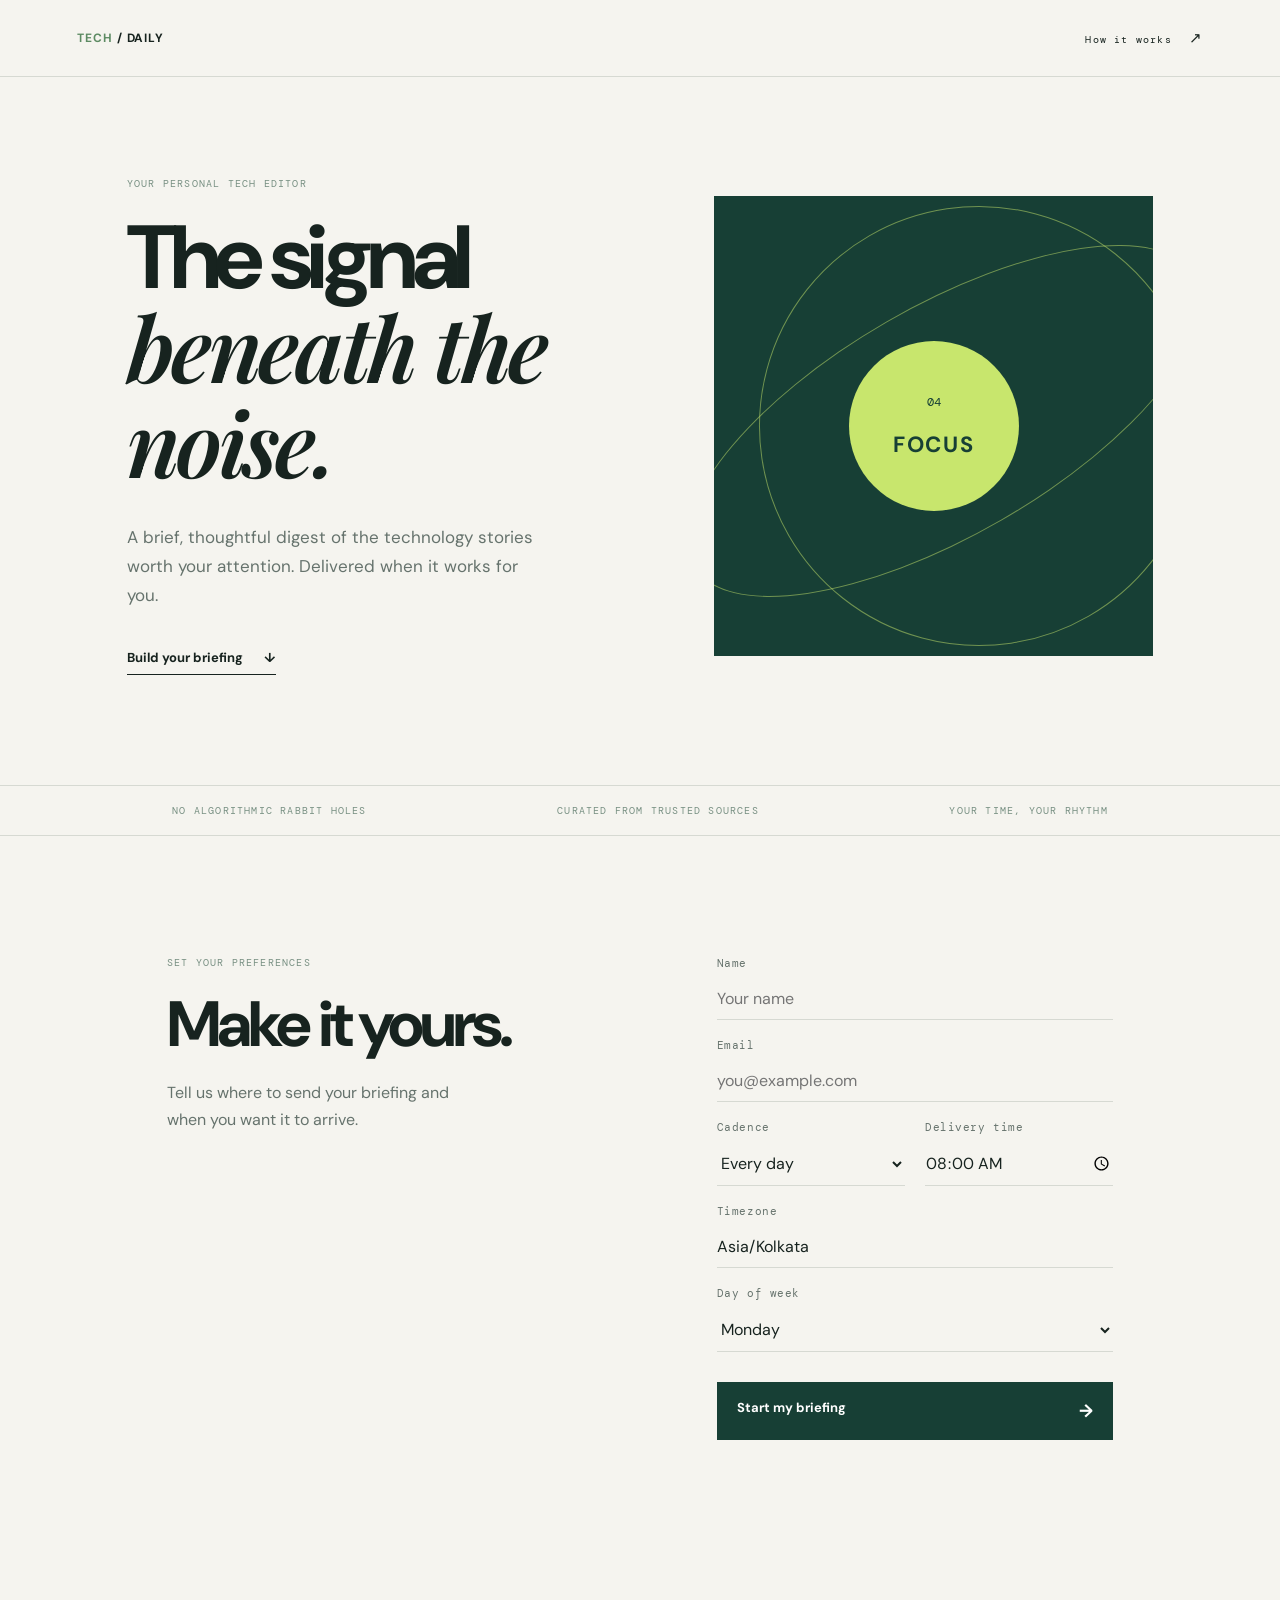
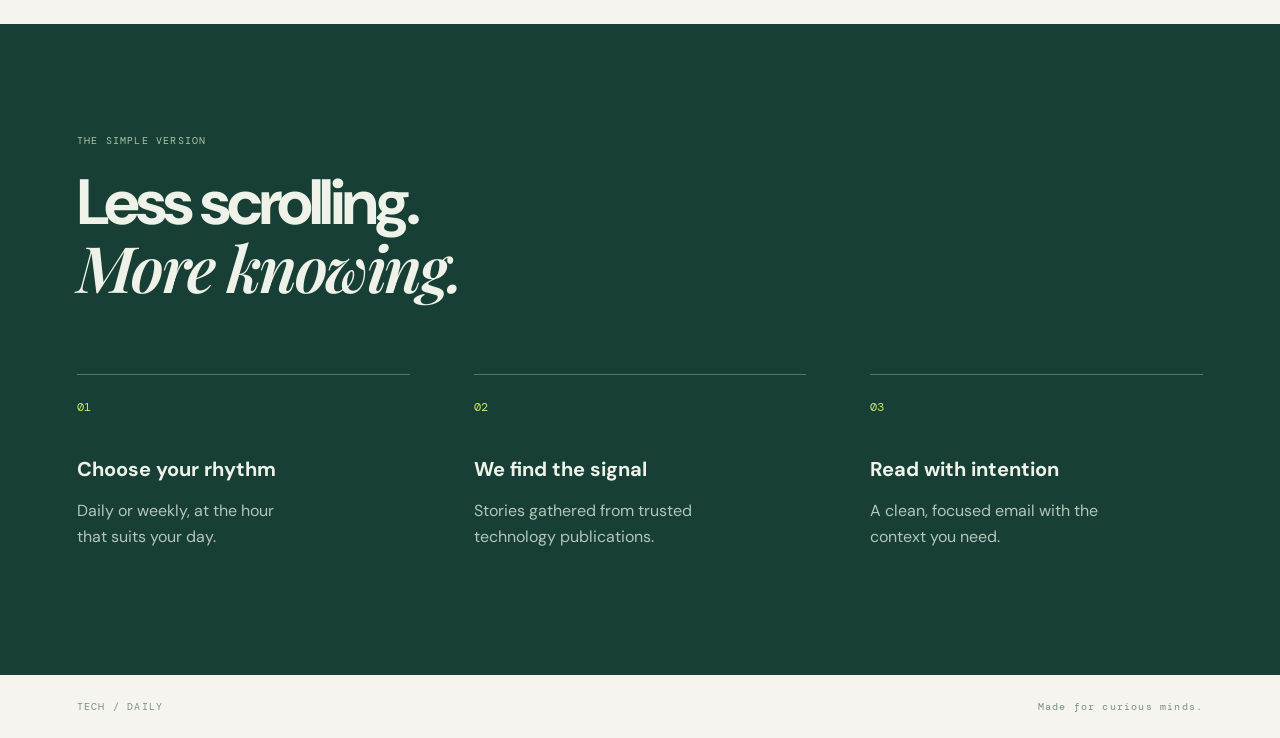
<file: frontend/index.html>
<!doctype html>
<html lang="en">
<head>
  <meta charset="utf-8">
  <meta name="viewport" content="width=device-width, initial-scale=1">
  <meta name="description" content="A calm, curated technology newsletter delivered on your schedule.">
  <title>Tech / Daily — Your focused tech briefing</title>
  <link rel="stylesheet" href="styles.css">
</head>
<body>
  <header class="site-header">
    <a class="brand" href="/" aria-label="Tech Daily home"><span>TECH</span> / DAILY</a>
    <a class="header-link" href="#how-it-works">How it works <span aria-hidden="true">↗</span></a>
  </header>
  <main>
    <section class="hero">
      <div class="hero-copy">
        <p class="eyebrow">YOUR PERSONAL TECH EDITOR</p>
        <h1>The signal<br><em>beneath the noise.</em></h1>
        <p class="hero-text">A brief, thoughtful digest of the technology stories worth your attention. Delivered when it works for you.</p>
        <a class="text-link" href="#subscribe">Build your briefing <span aria-hidden="true">↓</span></a>
      </div>
      <div class="hero-art" aria-label="Abstract editorial illustration">
        <div class="orbit orbit-one"></div><div class="orbit orbit-two"></div>
        <div class="art-core"><span>04</span><strong>FOCUS</strong></div>
      </div>
    </section>
    <section class="trust-row" aria-label="Newsletter benefits">
      <span>NO ALGORITHMIC RABBIT HOLES</span><span>CURATED FROM TRUSTED SOURCES</span><span>YOUR TIME, YOUR RHYTHM</span>
    </section>
    <section class="subscribe-section" id="subscribe">
      <div class="section-intro">
        <p class="eyebrow">SET YOUR PREFERENCES</p><h2>Make it yours.</h2>
        <p>Tell us where to send your briefing and when you want it to arrive.</p>
      </div>
      <form id="subscribe-form" novalidate>
        <label>Name <input name="name" type="text" autocomplete="name" maxlength="80" required placeholder="Your name"></label>
        <label>Email <input name="email" type="email" autocomplete="email" required placeholder="you@example.com"></label>
        <div class="form-grid">
          <label>Cadence <select name="frequency"><option value="daily">Every day</option><option value="weekly">Once a week</option></select></label>
          <label>Delivery time <input name="time_of_day" type="time" value="08:00" required></label>
        </div>
        <label>Timezone <input name="timezone" value="Asia/Kolkata" maxlength="64" required placeholder="Asia/Kolkata"></label>
        <label class="weekly-day" hidden>Day of week <select name="day_of_week"><option value="monday">Monday</option><option value="tuesday">Tuesday</option><option value="wednesday">Wednesday</option><option value="thursday">Thursday</option><option value="friday">Friday</option><option value="saturday">Saturday</option><option value="sunday">Sunday</option></select></label>
        <button type="submit">Start my briefing <span aria-hidden="true">→</span></button>
        <p class="form-status" role="status" aria-live="polite"></p>
      </form>
    </section>
    <section class="how" id="how-it-works">
      <p class="eyebrow">THE SIMPLE VERSION</p><h2>Less scrolling.<br><em>More knowing.</em></h2>
      <div class="steps"><article><b>01</b><h3>Choose your rhythm</h3><p>Daily or weekly, at the hour that suits your day.</p></article><article><b>02</b><h3>We find the signal</h3><p>Stories gathered from trusted technology publications.</p></article><article><b>03</b><h3>Read with intention</h3><p>A clean, focused email with the context you need.</p></article></div>
    </section>
  </main>
  <footer><span>TECH / DAILY</span><span>Made for curious minds.</span></footer>
  <script src="script.js"></script>
</body>
</html>
</file>
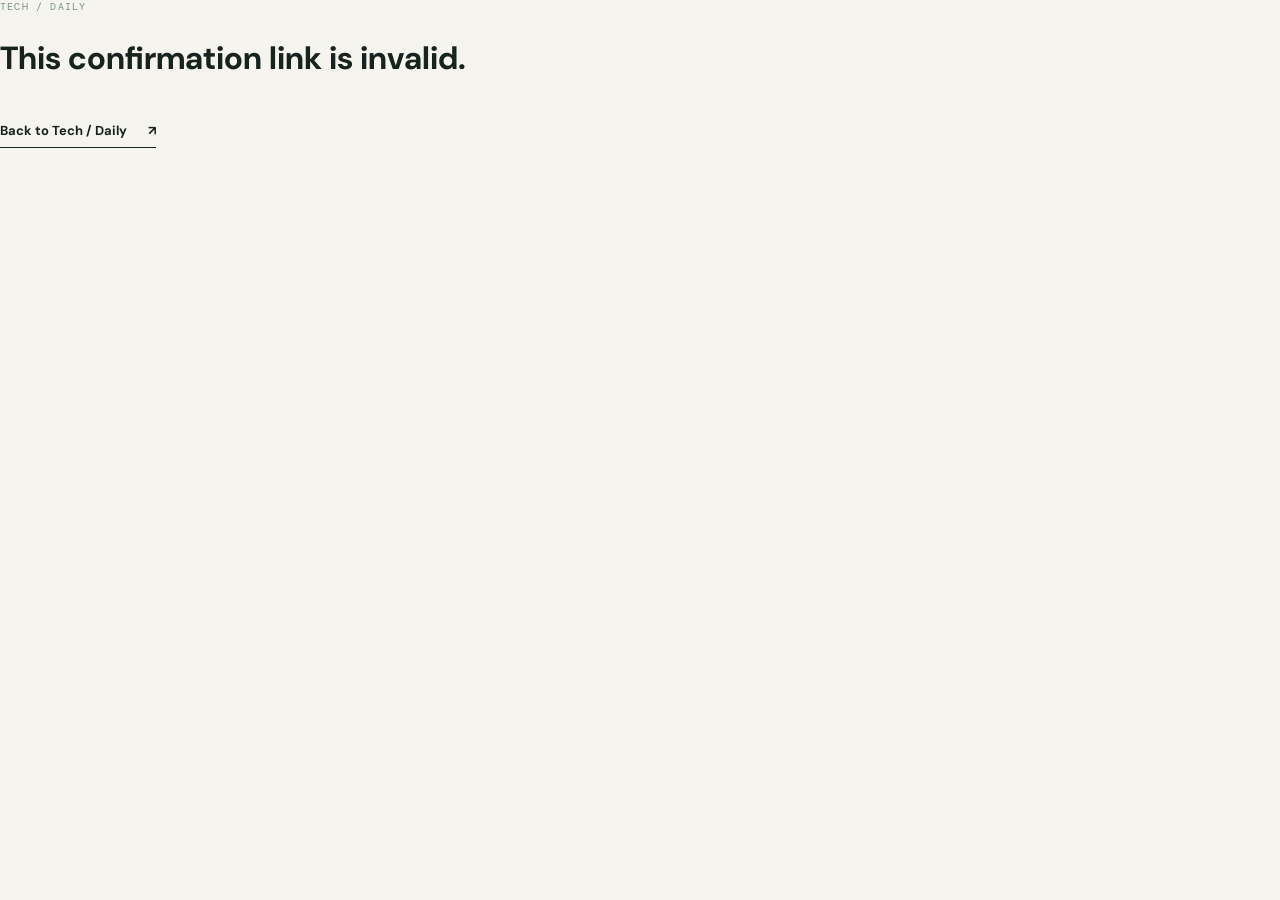
<file: frontend/confirm.html>
<!doctype html>
<html lang="en">
<head><meta charset="utf-8"><meta name="viewport" content="width=device-width, initial-scale=1"><title>Confirm subscription — Tech / Daily</title><link rel="stylesheet" href="styles.css"></head>
<body><main class="confirmation"><p class="eyebrow">TECH / DAILY</p><h1 id="message">Confirming your briefing…</h1><a class="text-link" href="/">Back to Tech / Daily <span aria-hidden="true">↗</span></a></main><script>
const message = document.querySelector('#message');
const token = new URLSearchParams(location.search).get('token');
const apiBase = ['localhost', '127.0.0.1'].includes(location.hostname)
  ? 'http://localhost:8000'
  : 'https://tech-daily-newsletter-api.onrender.com';
if (!token) message.textContent = 'This confirmation link is invalid.';
else fetch(`${apiBase}/api/confirm?token=${encodeURIComponent(token)}`)
  .then(async response => { const body = await response.json(); if (!response.ok) throw new Error(body.detail); return body; })
  .then(body => { message.textContent = body.message; })
  .catch(error => { message.textContent = error.message || 'This confirmation link is invalid or expired.'; });
</script></body>
</html>
</file>
<file: frontend/styles.css>
@import url('https://fonts.googleapis.com/css2?family=DM+Mono:wght@400;500&family=DM+Sans:wght@400;500;700&family=Playfair+Display:ital,wght@0,600;1,600&display=swap');
:root{--ink:#17231f;--muted:#66736d;--paper:#f5f4ef;--green:#173f35;--line:#d6d9d2;--lime:#c8e66d}
*{box-sizing:border-box}html{scroll-behavior:smooth}body{margin:0;background:var(--paper);color:var(--ink);font-family:'DM Sans',sans-serif}a{color:inherit;text-decoration:none}.site-header{display:flex;justify-content:space-between;align-items:center;padding:28px 6vw;border-bottom:1px solid var(--line);font-size:12px;letter-spacing:.08em}.brand{font-weight:700}.brand span{color:#5d8b63}.header-link,.eyebrow,.trust-row,footer{font-family:'DM Mono',monospace;font-size:10px;letter-spacing:.12em}.header-link span{font-size:15px;margin-left:10px}.hero{max-width:1180px;margin:auto;padding:100px 6vw 110px;display:grid;grid-template-columns:1.05fr .95fr;gap:8vw;align-items:center}.eyebrow{color:#789083;margin:0 0 24px}.hero h1{font-size:clamp(54px,7vw,100px);line-height:.98;letter-spacing:-.07em;margin:0 0 32px}.hero h1 em,h2 em{font-family:'Playfair Display',serif;font-weight:600;letter-spacing:-.04em}.hero-text{max-width:420px;color:var(--muted);font-size:17px;line-height:1.7}.text-link{display:inline-block;margin-top:22px;border-bottom:1px solid var(--ink);padding-bottom:8px;font-size:13px;font-weight:700}.text-link span{margin-left:18px}.hero-art{background:var(--green);height:460px;position:relative;overflow:hidden}.orbit{position:absolute;border:1px solid rgba(200,230,109,.5);border-radius:50%;transform:rotate(-30deg)}.orbit-one{width:580px;height:230px;top:110px;left:-60px}.orbit-two{width:440px;height:440px;top:10px;left:45px}.art-core{position:absolute;top:50%;left:50%;transform:translate(-50%,-50%);width:170px;height:170px;border-radius:50%;background:var(--lime);display:flex;flex-direction:column;justify-content:center;align-items:center;color:var(--green)}.art-core span{font:12px 'DM Mono';margin-bottom:20px}.art-core strong{font:700 22px 'DM Sans';letter-spacing:.08em}.trust-row{display:flex;justify-content:space-around;padding:18px 6vw;border-block:1px solid var(--line);color:#789083}.subscribe-section{max-width:1100px;margin:auto;padding:120px 6vw;display:grid;grid-template-columns:1fr 1fr;gap:12vw}.section-intro h2,.how h2{font-size:clamp(42px,5vw,70px);line-height:1;letter-spacing:-.06em;margin:0 0 22px}.section-intro p:last-child{color:var(--muted);line-height:1.7;max-width:300px}form{display:flex;flex-direction:column;gap:18px}label{font:11px 'DM Mono';letter-spacing:.05em;color:var(--muted);display:flex;flex-direction:column;gap:8px}input,select{border:0;border-bottom:1px solid var(--line);background:transparent;padding:10px 0;color:var(--ink);font:16px 'DM Sans';outline:none}input:focus,select:focus{border-color:var(--green)}.form-grid{display:grid;grid-template-columns:1fr 1fr;gap:20px}button{border:0;background:var(--green);color:white;padding:17px 20px;margin-top:12px;text-align:left;font:700 13px 'DM Sans';cursor:pointer}button span{float:right;font-size:18px}.form-status{min-height:20px;font-size:13px;color:var(--green)}.form-status.error{color:#a33}.how{background:var(--green);color:#eef2e8;padding:110px 6vw}.how .eyebrow{color:#a9c5a9}.steps{display:grid;grid-template-columns:repeat(3,1fr);gap:5vw;margin-top:70px}.steps article{border-top:1px solid #58776a;padding-top:20px}.steps b{font:12px 'DM Mono';color:var(--lime)}.steps h3{font-size:20px;margin:40px 0 12px}.steps p{color:#b4c5ba;line-height:1.6;max-width:230px}footer{display:flex;justify-content:space-between;padding:25px 6vw;color:#789083}@media(max-width:700px){.hero,.subscribe-section{grid-template-columns:1fr;padding-top:70px;padding-bottom:70px}.hero-art{height:300px}.trust-row{gap:20px;overflow:hidden;white-space:nowrap;justify-content:flex-start}.steps{grid-template-columns:1fr;gap:35px}.site-header{padding:22px 6vw}.header-link{display:none}}
</file>
